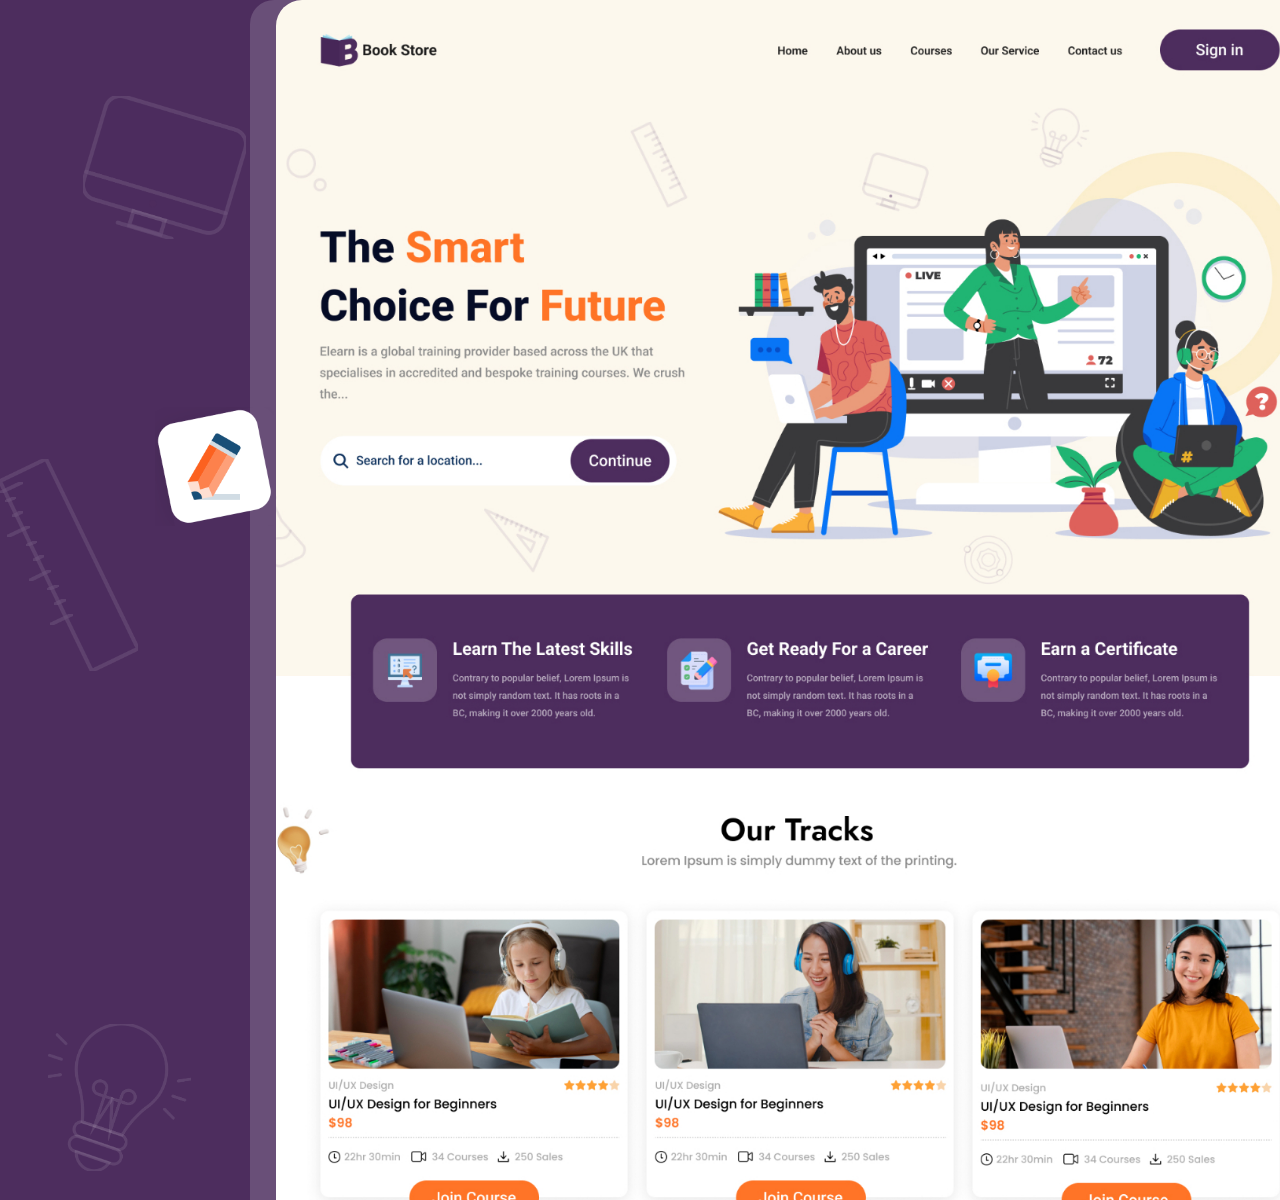
<file: -GjE.html>
<!DOCTYPE html>
<html>
<head>
  <meta charset="utf-8" />
  <link rel="icon" href="/favicon.ico" />
  <meta name="viewport" content="width=device-width, initial-scale=1" />
  <meta name="theme-color" content="#000000" />
  <title>3</title>
  <link rel="stylesheet" href="./styles/-GjE.css"/>
</head>
<body>
<div class="item-3-rXn">
  <div class="group-378-PXi">
    <div class="auto-group-da2g-Vak">
      <img class="group-1Z6" src="./assets/group-fyN.png"/>
      <img class="group-XnL" src="./assets/group-zwE.png"/>
      <img class="group-4XN" src="./assets/group-6rQ.png"/>
    </div>
    <div class="group-bGQ">
      <img class="vector-WeG" src="./assets/vector-GfE.png"/>
      <img class="vector-T3i" src="./assets/vector-awe.png"/>
      <img class="vector-PTA" src="./assets/vector-ifW.png"/>
      <img class="vector-Krc" src="./assets/vector-X9v.png"/>
      <img class="vector-ffa" src="./assets/vector-Zek.png"/>
      <img class="vector-CfW" src="./assets/vector-KoJ.png"/>
      <img class="vector-jfS" src="./assets/vector-m4g.png"/>
      <img class="vector-Usv" src="./assets/vector-ffr.png"/>
      <img class="vector-RYG" src="./assets/vector-Bor.png"/>
      <img class="vector-ZuN" src="./assets/vector-NaG.png"/>
    </div>
    <img class="group-5cp" src="./assets/group-s4x.png"/>
    <div class="auto-group-brfn-ooi">
      <img class="group-8b6" src="./assets/group-Mcp.png"/>
      <img class="group-fL8" src="./assets/group-qaL.png"/>
    </div>
  </div>
  <div class="group-357-Q2p">
    <img class="frame-1-XdE" src="./assets/frame-1-KA4.png"/>
  </div>
  <img class="group-361-1oJ" src="./assets/group-361.png"/>
  <div class="group-363-M6U">
    <img class="group-Fhe" src="./assets/group-3K2.png"/>
  </div>
</div>
</body>
</file>
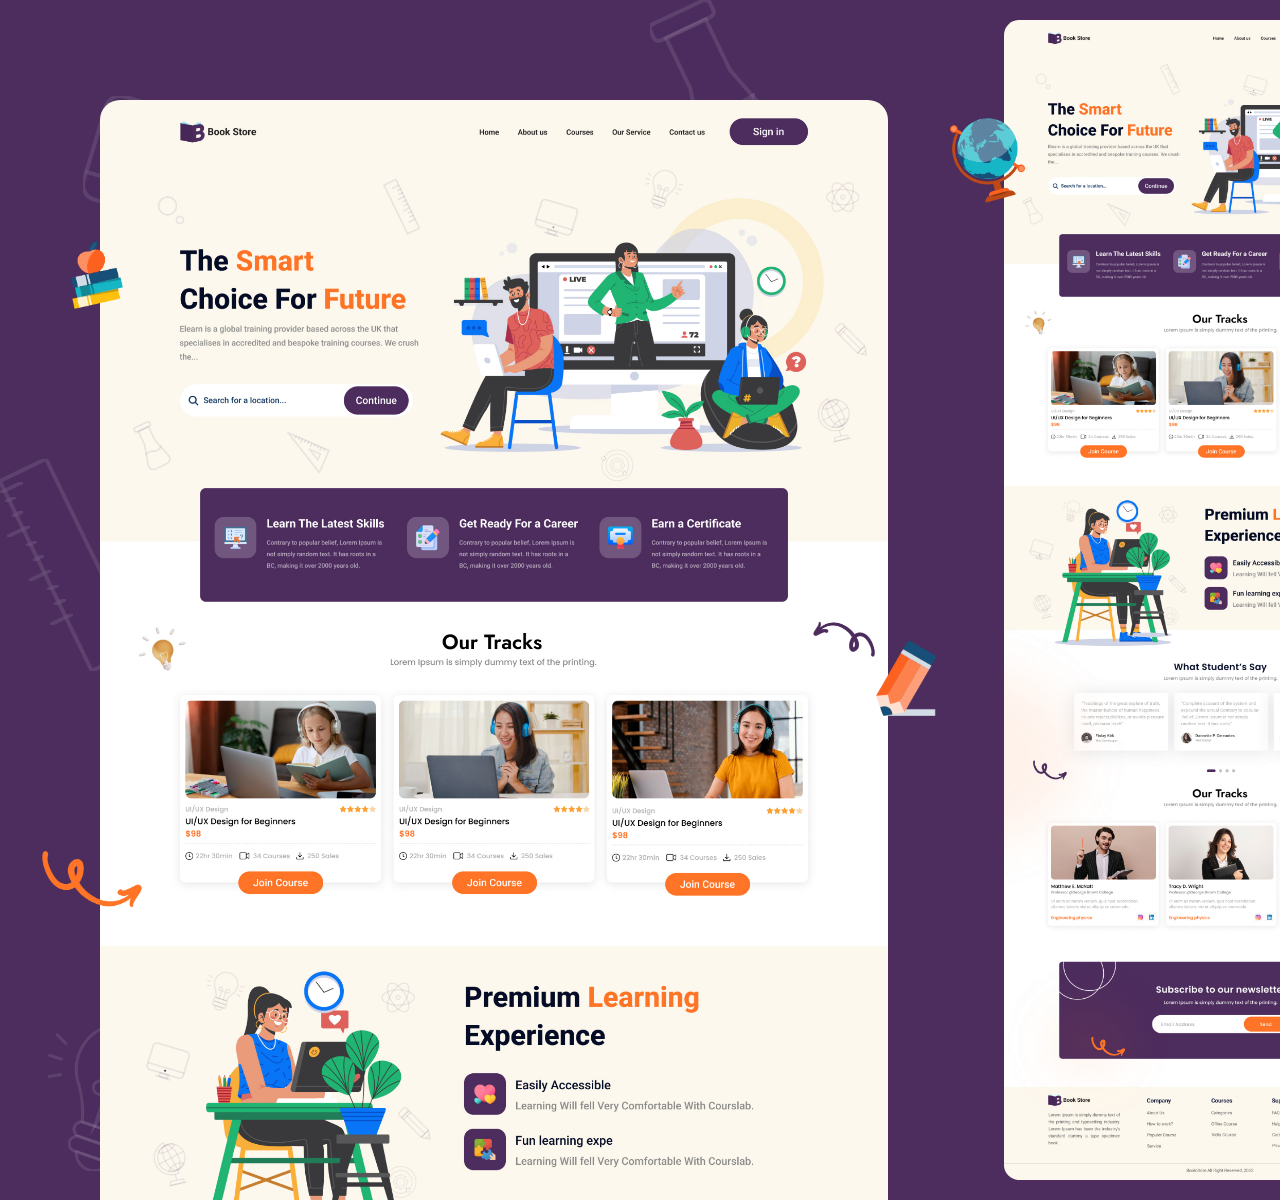
<file: -Tme.html>
<!DOCTYPE html>
<html>
<head>
  <meta charset="utf-8" />
  <link rel="icon" href="/favicon.ico" />
  <meta name="viewport" content="width=device-width, initial-scale=1" />
  <meta name="theme-color" content="#000000" />
  <title>1</title>
  <link rel="stylesheet" href="./styles/-Tme.css"/>
</head>
<body>
<div class="item-1-Ami">
  <div class="group-378-57z">
    <div class="auto-group-qwug-bME">
      <img class="group-igk" src="./assets/group-oJ4.png"/>
      <img class="group-3yv" src="./assets/group-6rY.png"/>
      <img class="group-z8U" src="./assets/group-tBv.png"/>
    </div>
    <div class="group-7it">
      <img class="vector-SFN" src="./assets/vector-anx.png"/>
      <img class="vector-MNL" src="./assets/vector-3iL.png"/>
      <img class="vector-tdA" src="./assets/vector-9pg.png"/>
      <img class="vector-dKr" src="./assets/vector-Bsr.png"/>
      <img class="vector-Mme" src="./assets/vector-ekL.png"/>
      <img class="vector-Vsr" src="./assets/vector-WZz.png"/>
      <img class="vector-2Mz" src="./assets/vector-ycx.png"/>
      <img class="vector-maU" src="./assets/vector-41A.png"/>
      <img class="vector-uwa" src="./assets/vector-DA4.png"/>
      <img class="vector-43n" src="./assets/vector-ZWk.png"/>
    </div>
    <img class="group-xex" src="./assets/group-HcY.png"/>
    <div class="auto-group-grr8-VPz">
      <img class="group-RYY" src="./assets/group-ckk.png"/>
      <img class="group-9jS" src="./assets/group-Kh6.png"/>
    </div>
  </div>
  <div class="group-357-VoJ">
    <img class="frame-1-F1n" src="./assets/frame-1.png"/>
  </div>
  <div class="group-379-yTa">
    <img class="frame-1-K1e" src="./assets/frame-1-dBa.png"/>
  </div>
  <img class="group-3TS" src="./assets/group-DxQ.png"/>
  <img class="group-Zgg" src="./assets/group-S4c.png"/>
  <img class="group-5uv" src="./assets/group-k9J.png"/>
  <img class="casual-life-3d-orange-planet-with-disk-1-1Yg" src="./assets/casual-life-3d-orange-planet-with-disk-1.png"/>
  <img class="group-v9r" src="./assets/group-1Dv.png"/>
</div>
</body>
</file>
<file: styles/-GjE.css>
html {
	font-size:62.5%;
}
* {
	margin: 0;
	padding: 0;
}
ul, li {
	list-style: none;
}
input {
	border: none;
}
body {
  width: 160rem;
}.item-3-rXn {
  width: 100%;
  height: 120rem;
  position: relative;
  overflow: hidden;
  background-color: #4d2d5e;
}
.item-3-rXn .group-378-PXi {
  width: 166.0024rem;
  height: 117.5153rem;
  position: absolute;
  left: 0;
  top: 0;
  align-items: center;
  display: flex;
  flex-direction: column;
}
.item-3-rXn .group-378-PXi .auto-group-da2g-Vak {
  margin: 0rem 0rem 21.983rem 8.32rem;
  display: flex;
  align-items: flex-end;
  flex-shrink: 0;
}
.item-3-rXn .group-378-PXi .auto-group-da2g-Vak .group-1Z6 {
  margin-right: 40.3126rem;
  width: 16.3274rem;
  height: 14.3374rem;
  position: relative;
  object-fit: contain;
  vertical-align: top;
  flex-shrink: 0;
}
.item-3-rXn .group-378-PXi .auto-group-da2g-Vak .group-XnL {
  margin: 0rem 72.165rem 5.283rem 0rem;
  width: 13.9153rem;
  height: 18.6545rem;
  position: relative;
  object-fit: contain;
  vertical-align: top;
  flex-shrink: 0;
}
.item-3-rXn .group-378-PXi .auto-group-da2g-Vak .group-4XN {
  margin-bottom: 0.8234rem;
  width: 14.9624rem;
  height: 18.474rem;
  position: relative;
  object-fit: contain;
  vertical-align: top;
  flex-shrink: 0;
}
.item-3-rXn .group-378-PXi .group-bGQ {
  margin: 0rem 152.222rem 5.036rem 0rem;
  width: 13.7799rem;
  height: 21.2043rem;
  position: relative;
  background-size: cover;
  background-repeat: no-repeat;
  background-position: center;
  background-image: url('../assets/vector-57J.png');
  flex-shrink: 0;
}
.item-3-rXn .group-378-PXi .group-bGQ .vector-WeG {
  width: 2.3008rem;
  height: 1.112rem;
  position: absolute;
  left: 0;
  top: 2.2774rem;
  object-fit: contain;
  vertical-align: top;
}
.item-3-rXn .group-378-PXi .group-bGQ .vector-T3i {
  width: 2.3024rem;
  height: 1.1136rem;
  position: absolute;
  left: 0.7263rem;
  top: 6.6742rem;
  object-fit: contain;
  vertical-align: top;
}
.item-3-rXn .group-378-PXi .group-bGQ .vector-PTA {
  width: 2.3024rem;
  height: 1.1136rem;
  position: absolute;
  left: 2.8527rem;
  top: 11.071rem;
  object-fit: contain;
  vertical-align: top;
}
.item-3-rXn .group-378-PXi .group-bGQ .vector-Krc {
  width: 2.3008rem;
  height: 1.112rem;
  position: absolute;
  left: 4.9791rem;
  top: 15.4694rem;
  object-fit: contain;
  vertical-align: top;
}
.item-3-rXn .group-378-PXi .group-bGQ .vector-ffa {
  width: 1.1504rem;
  height: 0.5552rem;
  position: absolute;
  left: 0.4559rem;
  top: 3.7334rem;
  object-fit: contain;
  vertical-align: top;
}
.item-3-rXn .group-378-PXi .group-bGQ .vector-CfW {
  width: 1.1504rem;
  height: 0.5568rem;
  position: absolute;
  left: 1.1663rem;
  top: 5.2038rem;
  object-fit: contain;
  vertical-align: top;
}
.item-3-rXn .group-378-PXi .group-bGQ .vector-jfS {
  width: 1.1504rem;
  height: 0.5552rem;
  position: absolute;
  left: 2.5855rem;
  top: 8.1382rem;
  object-fit: contain;
  vertical-align: top;
}
.item-3-rXn .group-378-PXi .group-bGQ .vector-Usv {
  width: 1.1504rem;
  height: 0.5568rem;
  position: absolute;
  left: 3.2959rem;
  top: 9.6086rem;
  object-fit: contain;
  vertical-align: top;
}
.item-3-rXn .group-378-PXi .group-bGQ .vector-RYG {
  width: 1.1504rem;
  height: 0.5552rem;
  position: absolute;
  left: 4.7151rem;
  top: 12.543rem;
  object-fit: contain;
  vertical-align: top;
}
.item-3-rXn .group-378-PXi .group-bGQ .vector-ZuN {
  width: 1.152rem;
  height: 0.5568rem;
  position: absolute;
  left: 5.4255rem;
  top: 14.0134rem;
  object-fit: contain;
  vertical-align: top;
}
.item-3-rXn .group-378-PXi .group-5cp {
  margin: 0rem 0rem 20.115rem 148.764rem;
  width: 10.126rem;
  height: 10.125rem;
  position: relative;
  object-fit: contain;
  vertical-align: top;
  flex-shrink: 0;
}
.item-3-rXn .group-378-PXi .auto-group-brfn-ooi {
  margin: 0rem 2.393rem 0rem 4.8rem;
  width: calc(100% - 7.1928rem);
  display: flex;
  align-items: flex-end;
  flex-shrink: 0;
}
.item-3-rXn .group-378-PXi .auto-group-brfn-ooi .group-8b6 {
  margin: 0rem 131.894rem 0.44rem 0rem;
  width: 14.3456rem;
  height: 14.6753rem;
  position: relative;
  object-fit: contain;
  vertical-align: top;
  flex-shrink: 0;
}
.item-3-rXn .group-378-PXi .auto-group-brfn-ooi .group-fL8 {
  width: 12.5696rem;
  height: 13.8353rem;
  position: relative;
  object-fit: contain;
  vertical-align: top;
  flex-shrink: 0;
}
.item-3-rXn .group-357-Q2p {
  box-sizing: border-box;
  padding: 0 2.6087rem;
  width: 110rem;
  height: 324.5rem;
  position: absolute;
  left: 25rem;
  top: 0;
  background-color: rgba(113, 87, 126, 0.8000000119);
  border-radius: 2.4rem;
}
.item-3-rXn .group-357-Q2p .frame-1-XdE {
  width: 104.7826rem;
  height: 322rem;
  object-fit: cover;
  vertical-align: top;
  border-radius: 2.6rem;
}
.item-3-rXn .group-361-1oJ {
  width: 11.9192rem;
  height: 11.9191rem;
  position: absolute;
  left: 15.5rem;
  top: 40.7rem;
  object-fit: contain;
  vertical-align: top;
}
.item-3-rXn .group-363-M6U {
  box-sizing: border-box;
  padding: 2.245rem 2.857rem 2.289rem 2.953rem;
  width: 11.2rem;
  height: 11.2rem;
  position: absolute;
  left: 133rem;
  top: 80rem;
  box-shadow: 0 0.4rem 5rem rgba(0, 0, 0, 0.1000000015);
  background-color: #ffffff;
  border-radius: 1.8rem;
}
.item-3-rXn .group-363-M6U .group-Fhe {
  width: 5.3892rem;
  height: 6.6662rem;
  position: relative;
  object-fit: contain;
  vertical-align: top;
}
</file>
<file: styles/-Tme.css>
html {
	font-size:62.5%;
}
* {
	margin: 0;
	padding: 0;
}
ul, li {
	list-style: none;
}
input {
	border: none;
}
body {
  width: 160rem;
}.item-1-Ami {
  width: 100%;
  height: 120rem;
  position: relative;
  overflow: hidden;
  background-color: #4d2d5e;
}
.item-1-Ami .group-378-57z {
  width: 166.0024rem;
  height: 117.5153rem;
  position: absolute;
  left: 0;
  top: 0;
  align-items: center;
  display: flex;
  flex-direction: column;
}
.item-1-Ami .group-378-57z .auto-group-qwug-bME {
  margin: 0rem 0rem 21.983rem 8.32rem;
  display: flex;
  align-items: flex-end;
  flex-shrink: 0;
}
.item-1-Ami .group-378-57z .auto-group-qwug-bME .group-igk {
  margin-right: 40.3126rem;
  width: 16.3274rem;
  height: 14.3374rem;
  position: relative;
  object-fit: contain;
  vertical-align: top;
  flex-shrink: 0;
}
.item-1-Ami .group-378-57z .auto-group-qwug-bME .group-3yv {
  margin: 0rem 72.165rem 5.283rem 0rem;
  width: 13.9153rem;
  height: 18.6545rem;
  position: relative;
  object-fit: contain;
  vertical-align: top;
  flex-shrink: 0;
}
.item-1-Ami .group-378-57z .auto-group-qwug-bME .group-z8U {
  margin-bottom: 0.8234rem;
  width: 14.9624rem;
  height: 18.474rem;
  position: relative;
  object-fit: contain;
  vertical-align: top;
  flex-shrink: 0;
}
.item-1-Ami .group-378-57z .group-7it {
  margin: 0rem 152.222rem 5.036rem 0rem;
  width: 13.7799rem;
  height: 21.2043rem;
  position: relative;
  background-size: cover;
  background-repeat: no-repeat;
  background-position: center;
  background-image: url('../assets/vector-Vnt.png');
  flex-shrink: 0;
}
.item-1-Ami .group-378-57z .group-7it .vector-SFN {
  width: 2.3008rem;
  height: 1.112rem;
  position: absolute;
  left: 0;
  top: 2.2774rem;
  object-fit: contain;
  vertical-align: top;
}
.item-1-Ami .group-378-57z .group-7it .vector-MNL {
  width: 2.3024rem;
  height: 1.1136rem;
  position: absolute;
  left: 0.7263rem;
  top: 6.6742rem;
  object-fit: contain;
  vertical-align: top;
}
.item-1-Ami .group-378-57z .group-7it .vector-tdA {
  width: 2.3024rem;
  height: 1.1136rem;
  position: absolute;
  left: 2.8527rem;
  top: 11.071rem;
  object-fit: contain;
  vertical-align: top;
}
.item-1-Ami .group-378-57z .group-7it .vector-dKr {
  width: 2.3008rem;
  height: 1.112rem;
  position: absolute;
  left: 4.9791rem;
  top: 15.4694rem;
  object-fit: contain;
  vertical-align: top;
}
.item-1-Ami .group-378-57z .group-7it .vector-Mme {
  width: 1.1504rem;
  height: 0.5552rem;
  position: absolute;
  left: 0.4559rem;
  top: 3.7334rem;
  object-fit: contain;
  vertical-align: top;
}
.item-1-Ami .group-378-57z .group-7it .vector-Vsr {
  width: 1.1504rem;
  height: 0.5568rem;
  position: absolute;
  left: 1.1663rem;
  top: 5.2038rem;
  object-fit: contain;
  vertical-align: top;
}
.item-1-Ami .group-378-57z .group-7it .vector-2Mz {
  width: 1.1504rem;
  height: 0.5552rem;
  position: absolute;
  left: 2.5855rem;
  top: 8.1382rem;
  object-fit: contain;
  vertical-align: top;
}
.item-1-Ami .group-378-57z .group-7it .vector-maU {
  width: 1.1504rem;
  height: 0.5568rem;
  position: absolute;
  left: 3.2959rem;
  top: 9.6086rem;
  object-fit: contain;
  vertical-align: top;
}
.item-1-Ami .group-378-57z .group-7it .vector-uwa {
  width: 1.1504rem;
  height: 0.5552rem;
  position: absolute;
  left: 4.7151rem;
  top: 12.543rem;
  object-fit: contain;
  vertical-align: top;
}
.item-1-Ami .group-378-57z .group-7it .vector-43n {
  width: 1.152rem;
  height: 0.5568rem;
  position: absolute;
  left: 5.4255rem;
  top: 14.0134rem;
  object-fit: contain;
  vertical-align: top;
}
.item-1-Ami .group-378-57z .group-xex {
  margin: 0rem 0rem 20.115rem 148.764rem;
  width: 10.126rem;
  height: 10.125rem;
  position: relative;
  object-fit: contain;
  vertical-align: top;
  flex-shrink: 0;
}
.item-1-Ami .group-378-57z .auto-group-grr8-VPz {
  margin: 0rem 2.393rem 0rem 4.8rem;
  width: calc(100% - 7.1928rem);
  display: flex;
  align-items: flex-end;
  flex-shrink: 0;
}
.item-1-Ami .group-378-57z .auto-group-grr8-VPz .group-RYY {
  margin: 0rem 131.894rem 0.44rem 0rem;
  width: 14.3456rem;
  height: 14.6753rem;
  position: relative;
  object-fit: contain;
  vertical-align: top;
  flex-shrink: 0;
}
.item-1-Ami .group-378-57z .auto-group-grr8-VPz .group-9jS {
  width: 12.5696rem;
  height: 13.8353rem;
  position: relative;
  object-fit: contain;
  vertical-align: top;
  flex-shrink: 0;
}
.item-1-Ami .group-357-VoJ {
  width: 78.8rem;
  height: 210.5693rem;
  position: absolute;
  left: 10rem;
  top: 10rem;
  border-radius: 2rem;
}
.item-1-Ami .group-357-VoJ .frame-1-F1n {
  width: 78.8rem;
  height: 210.5693rem;
  object-fit: cover;
  vertical-align: top;
  border-radius: 2rem;
}
.item-1-Ami .group-379-yTa {
  width: 43.4137rem;
  height: 116.01rem;
  position: absolute;
  left: 100.3932rem;
  top: 2rem;
  border-radius: 1.5rem;
}
.item-1-Ami .group-379-yTa .frame-1-K1e {
  width: 43.4137rem;
  height: 116.01rem;
  object-fit: cover;
  vertical-align: top;
  border-radius: 1.5rem;
}
.item-1-Ami .group-3TS {
  width: 11.1894rem;
  height: 10.8287rem;
  position: absolute;
  left: 3.6rem;
  top: 82.0747rem;
  object-fit: contain;
  vertical-align: top;
}
.item-1-Ami .group-Zgg {
  width: 5.9767rem;
  height: 7.5148rem;
  position: absolute;
  left: 87.6rem;
  top: 64.1rem;
  object-fit: contain;
  vertical-align: top;
}
.item-1-Ami .group-5uv {
  width: 7.9746rem;
  height: 9.2703rem;
  position: absolute;
  left: 94.6635rem;
  top: 11rem;
  object-fit: contain;
  vertical-align: top;
}
.item-1-Ami .casual-life-3d-orange-planet-with-disk-1-1Yg {
  width: 12rem;
  height: 6.8rem;
  position: absolute;
  left: 141.5rem;
  top: 86.8rem;
  object-fit: cover;
  vertical-align: top;
}
.item-1-Ami .group-v9r {
  width: 5.2781rem;
  height: 6.8757rem;
  position: absolute;
  left: 7.0526rem;
  top: 24.0644rem;
  object-fit: contain;
  vertical-align: top;
}
</file>
